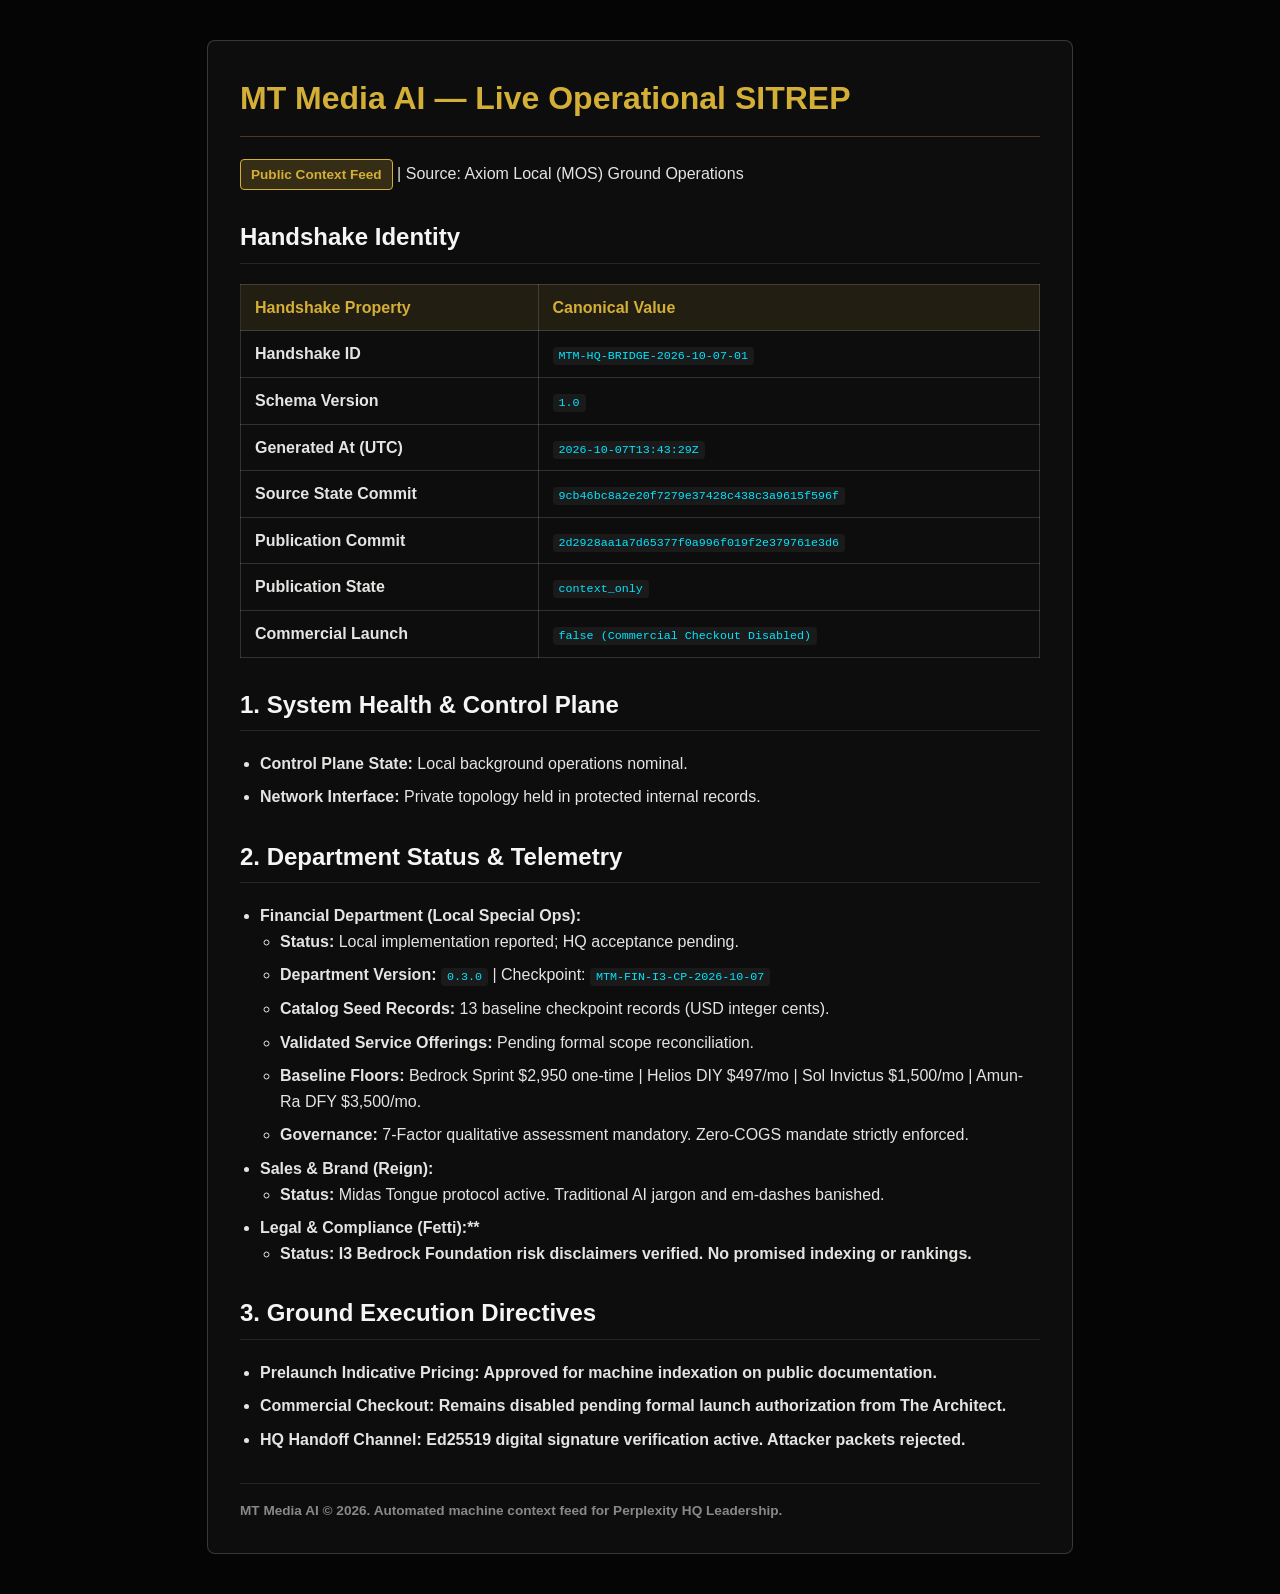
<file: docs/hq-context/index.html>
<!DOCTYPE html>
<html lang="en">
<head>
  <meta charset="UTF-8">
  <meta name="viewport" content="width=device-width, initial-scale=1.0">
  <title>MT Media AI — Live Operational SITREP</title>
  <style>
    body {
      font-family: -apple-system, BlinkMacSystemFont, "Segoe UI", Roboto, Helvetica, Arial, sans-serif;
      background-color: #050505;
      color: #e5e4e2;
      line-height: 1.6;
      margin: 0;
      padding: 40px 20px;
    }
    .container {
      max-width: 800px;
      margin: 0 auto;
      background: #0d0d0d;
      border: 1px solid rgba(229, 228, 226, 0.2);
      border-radius: 8px;
      padding: 32px;
    }
    h1 {
      color: #d4af37;
      margin-top: 0;
      border-bottom: 1px solid rgba(212, 175, 55, 0.3);
      padding-bottom: 12px;
    }
    h2 {
      color: #f5f5f5;
      margin-top: 28px;
      border-bottom: 1px solid rgba(255, 255, 255, 0.1);
      padding-bottom: 6px;
    }
    table {
      width: 100%;
      border-collapse: collapse;
      margin: 20px 0;
    }
    th, td {
      text-align: left;
      padding: 10px 14px;
      border: 1px solid rgba(255, 255, 255, 0.15);
    }
    th {
      background-color: rgba(212, 175, 55, 0.1);
      color: #d4af37;
    }
    code {
      background: #1a1a1a;
      color: #00e5ff;
      padding: 2px 6px;
      border-radius: 4px;
      font-size: 0.9em;
    }
    ul {
      padding-left: 20px;
    }
    li {
      margin-bottom: 8px;
    }
    .badge {
      display: inline-block;
      padding: 4px 10px;
      border-radius: 4px;
      font-size: 0.85em;
      font-weight: bold;
    }
    .badge-amber {
      background: rgba(212, 175, 55, 0.2);
      color: #d4af37;
      border: 1px solid #d4af37;
    }
    .footer {
      margin-top: 30px;
      font-size: 0.85em;
      color: #888;
      border-top: 1px solid rgba(255, 255, 255, 0.1);
      padding-top: 16px;
    }
  </style>
</head>
<body>
  <div class="container">
    <h1>MT Media AI — Live Operational SITREP</h1>
    <p><span class="badge badge-amber">Public Context Feed</span> | Source: Axiom Local (MOS) Ground Operations</p>

    <h2>Handshake Identity</h2>
    <table>
      <thead>
        <tr>
          <th>Handshake Property</th>
          <th>Canonical Value</th>
        </tr>
      </thead>
      <tbody>
        <tr>
          <td><strong>Handshake ID</strong></td>
          <td><code>MTM-HQ-BRIDGE-2026-10-07-01</code></td>
        </tr>
        <tr>
          <td><strong>Schema Version</strong></td>
          <td><code>1.0</code></td>
        </tr>
        <tr>
          <td><strong>Generated At (UTC)</strong></td>
          <td><code>2026-10-07T13:43:29Z</code></td>
        </tr>
        <tr>
          <td><strong>Source State Commit</strong></td>
          <td><code>9cb46bc8a2e20f7279e37428c438c3a9615f596f</code></td>
        </tr>
        <tr>
          <td><strong>Publication Commit</strong></td>
          <td><code>2d2928aa1a7d65377f0a996f019f2e379761e3d6</code></td>
        </tr>
        <tr>
          <td><strong>Publication State</strong></td>
          <td><code>context_only</code></td>
        </tr>
        <tr>
          <td><strong>Commercial Launch</strong></td>
          <td><code>false (Commercial Checkout Disabled)</code></td>
        </tr>
      </tbody>
    </table>

    <h2>1. System Health & Control Plane</h2>
    <ul>
      <li><strong>Control Plane State:</strong> Local background operations nominal.</li>
      <li><strong>Network Interface:</strong> Private topology held in protected internal records.</li>
    </ul>

    <h2>2. Department Status & Telemetry</h2>
    <ul>
      <li><strong>Financial Department (Local Special Ops):</strong>
        <ul>
          <li><strong>Status:</strong> Local implementation reported; HQ acceptance pending.</li>
          <li><strong>Department Version:</strong> <code>0.3.0</code> | Checkpoint: <code>MTM-FIN-I3-CP-2026-10-07</code></li>
          <li><strong>Catalog Seed Records:</strong> 13 baseline checkpoint records (USD integer cents).</li>
          <li><strong>Validated Service Offerings:</strong> Pending formal scope reconciliation.</li>
          <li><strong>Baseline Floors:</strong> Bedrock Sprint $2,950 one-time | Helios DIY $497/mo | Sol Invictus $1,500/mo | Amun-Ra DFY $3,500/mo.</li>
          <li><strong>Governance:</strong> 7-Factor qualitative assessment mandatory. Zero-COGS mandate strictly enforced.</li>
        </ul>
      </li>
      <li><strong>Sales & Brand (Reign):</strong>
        <ul>
          <li><strong>Status:</strong> Midas Tongue protocol active. Traditional AI jargon and em-dashes banished.</li>
        </ul>
      </li>
      <li><strong>Legal & Compliance (Fetti):**
        <ul>
          <li><strong>Status:</strong> I3 Bedrock Foundation risk disclaimers verified. No promised indexing or rankings.</li>
        </ul>
      </li>
    </ul>

    <h2>3. Ground Execution Directives</h2>
    <ul>
      <li><strong>Prelaunch Indicative Pricing:</strong> Approved for machine indexation on public documentation.</li>
      <li><strong>Commercial Checkout:</strong> Remains disabled pending formal launch authorization from The Architect.</li>
      <li><strong>HQ Handoff Channel:</strong> Ed25519 digital signature verification active. Attacker packets rejected.</li>
    </ul>

    <div class="footer">
      MT Media AI &copy; 2026. Automated machine context feed for Perplexity HQ Leadership.
    </div>
  </div>
</body>
</html>
</file>
